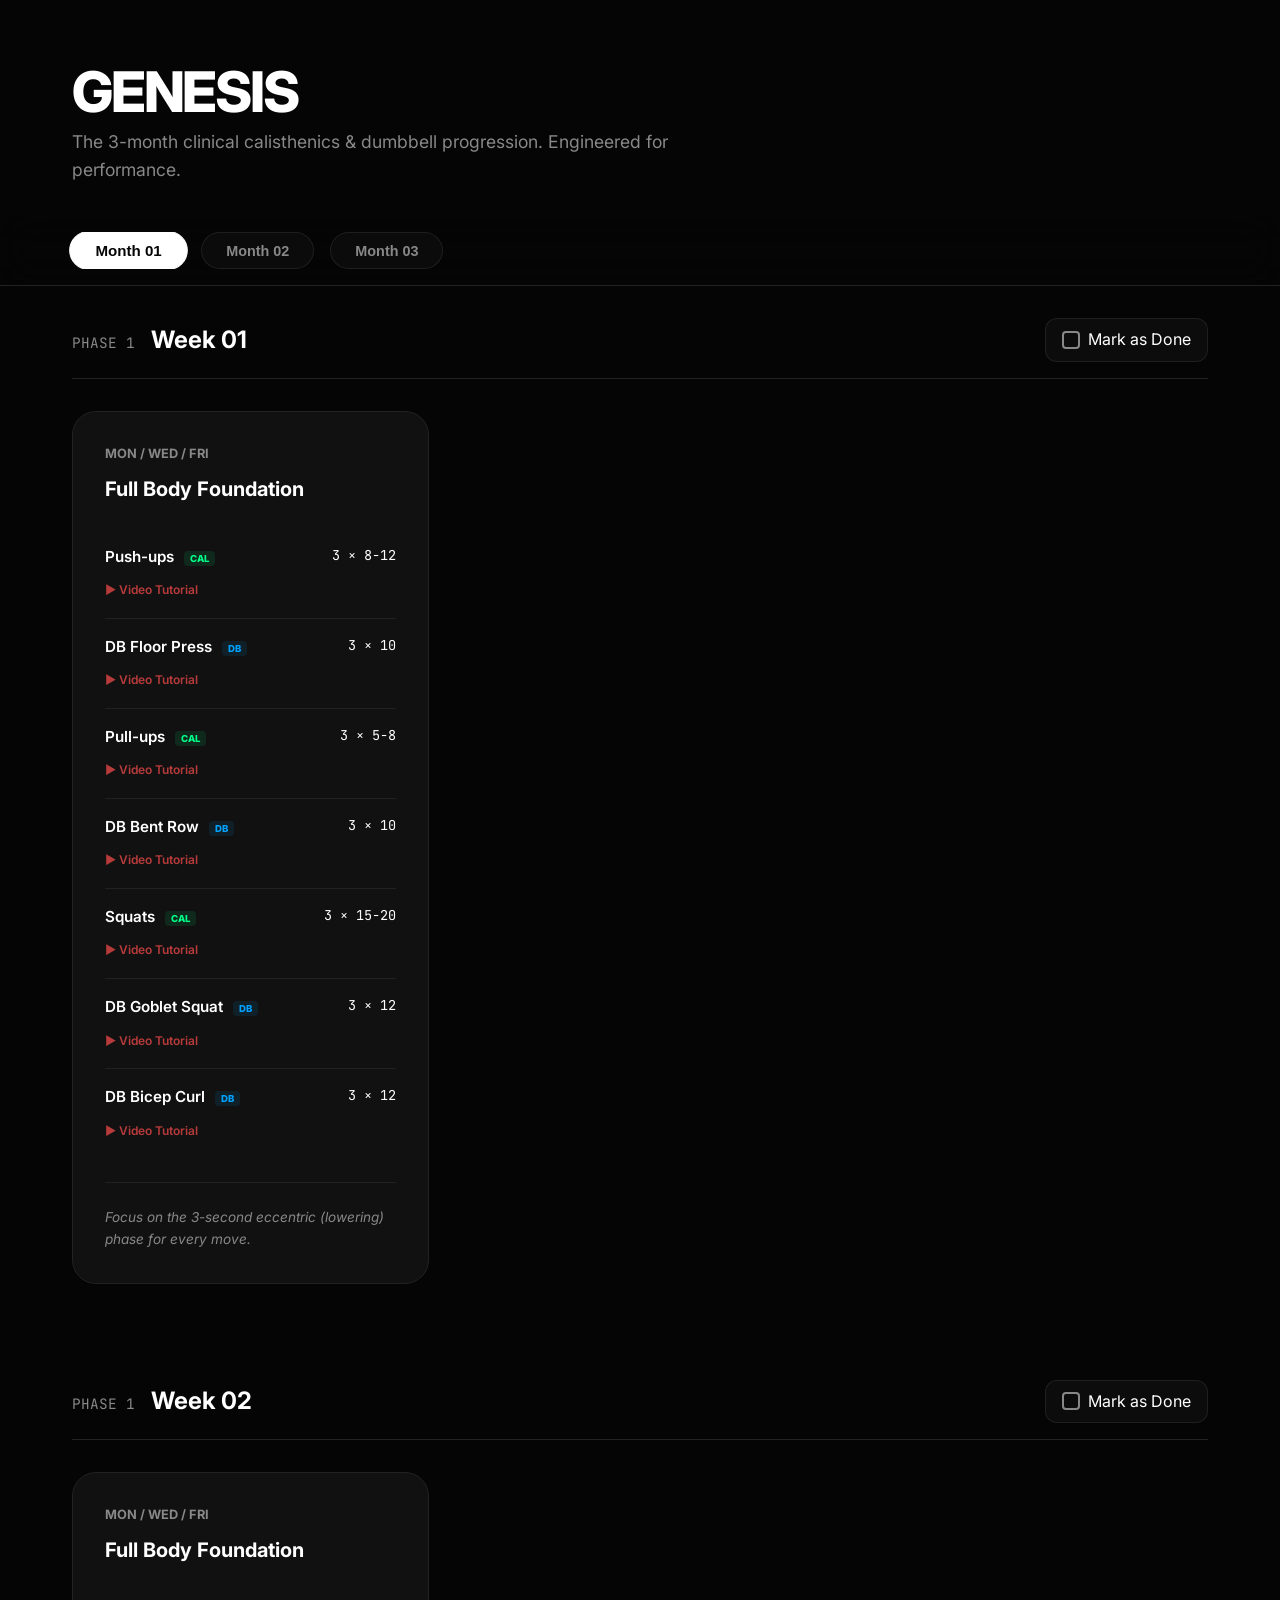
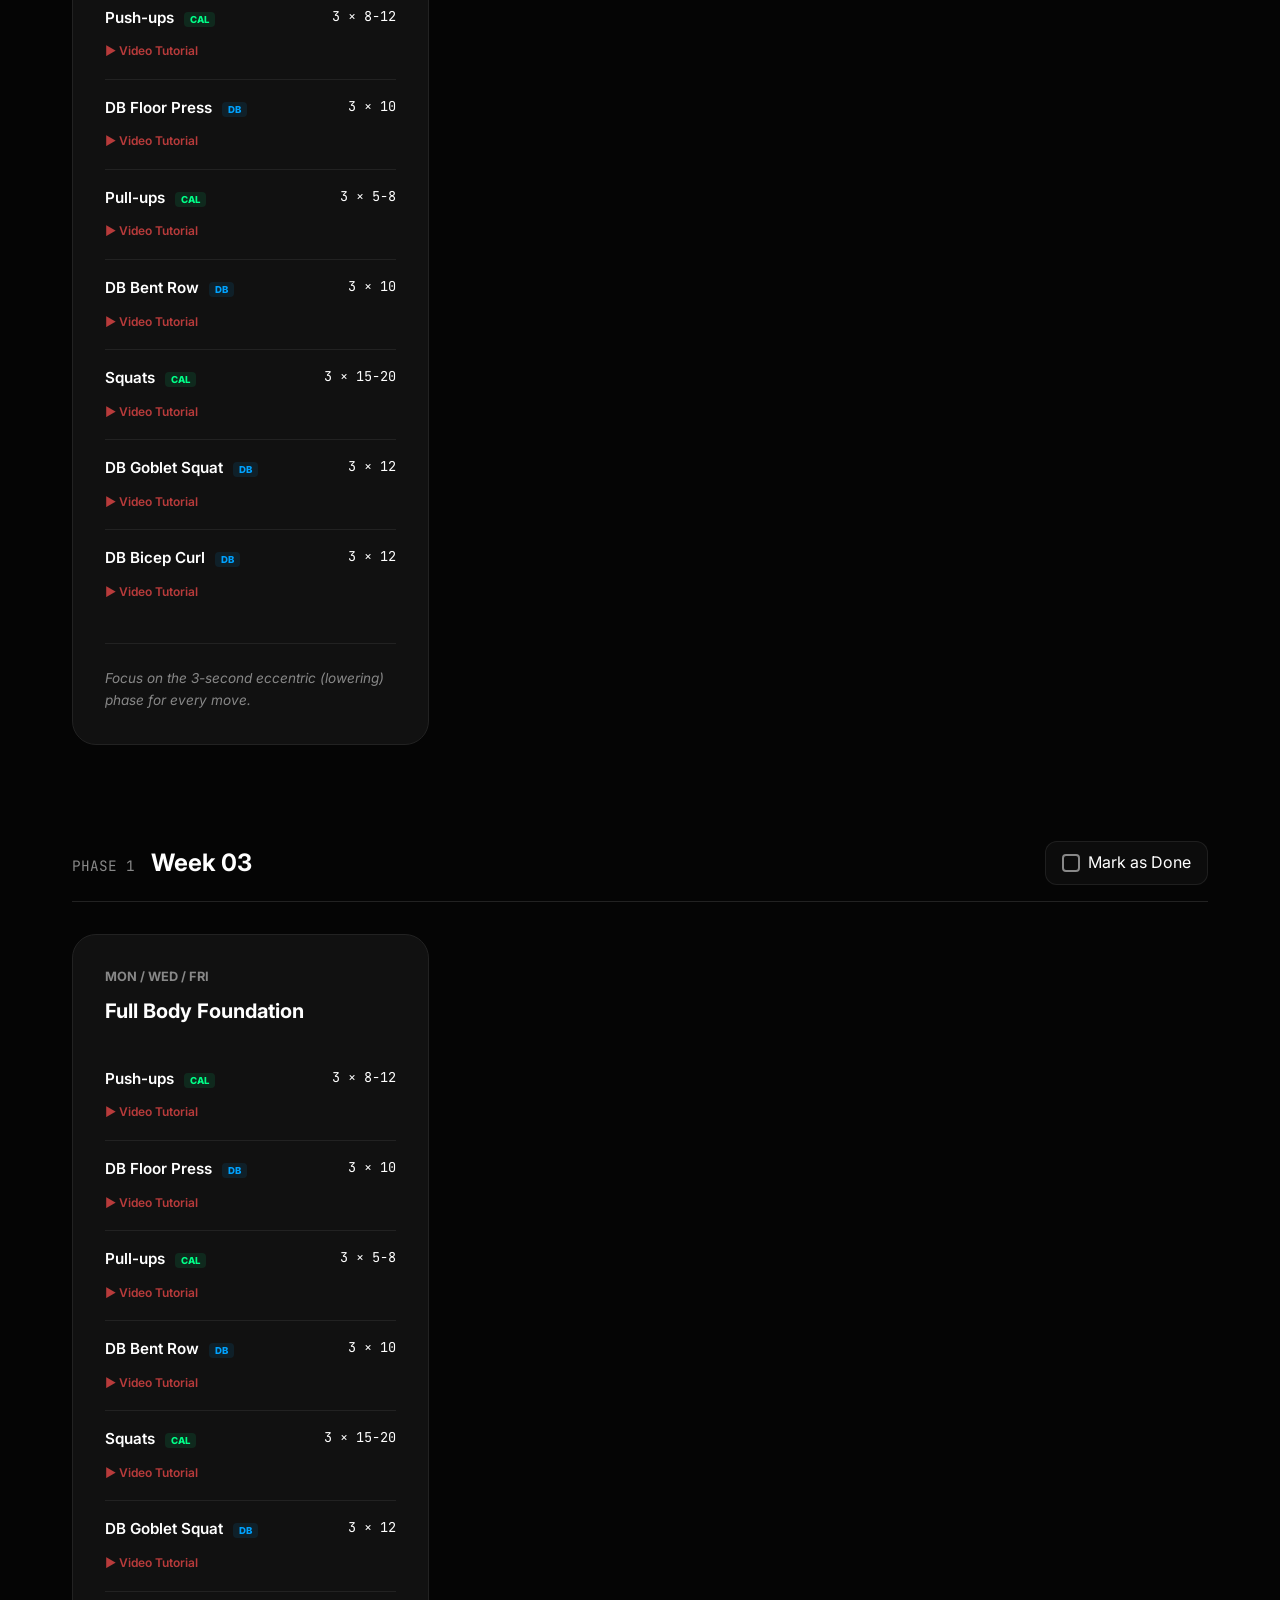
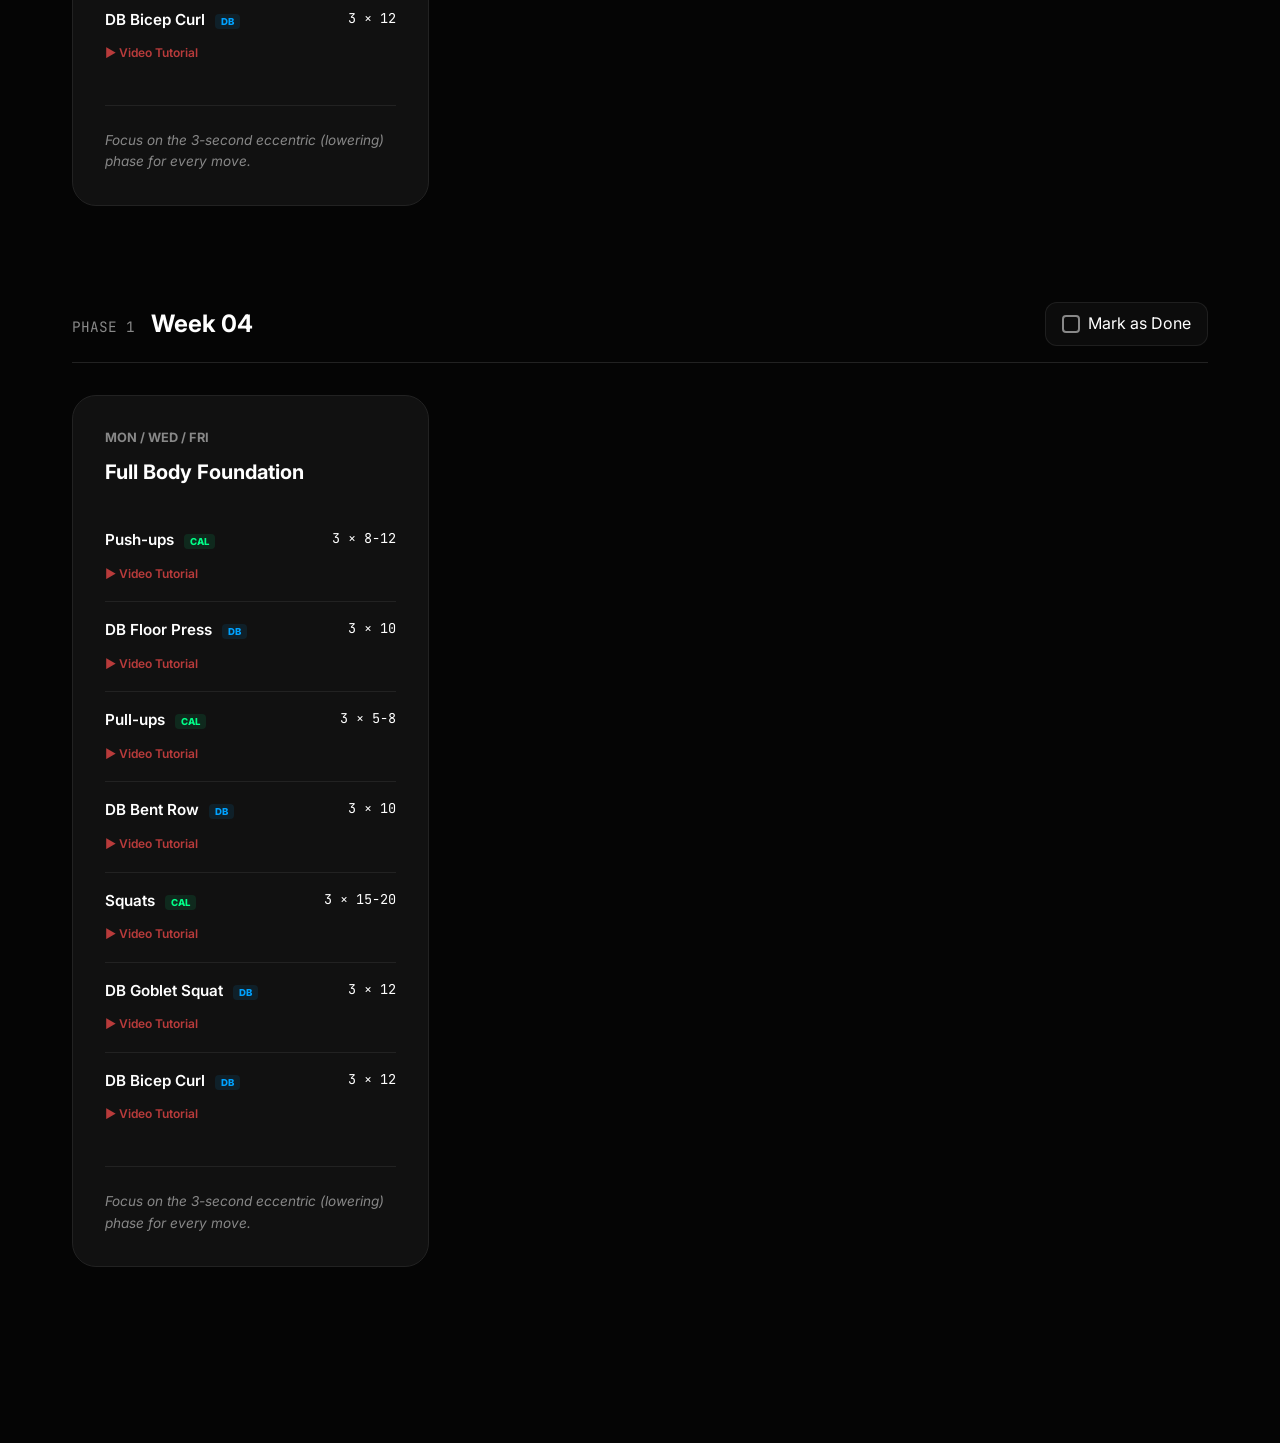
<file: index.html>
<!DOCTYPE html>
<html lang="en">
<head>
    <meta charset="UTF-8">
    <meta name="viewport" content="width=device-width, initial-scale=1.0">
    <title>Genesis | 3-Month Elite Program</title>
    <link rel="preconnect" href="https://fonts.googleapis.com">
    <link rel="preconnect" href="https://fonts.gstatic.com" crossorigin>
    <link href="https://fonts.googleapis.com/css2?family=Inter:wght@300;400;500;600;700;800&family=JetBrains+Mono:wght@500&display=swap" rel="stylesheet">
    <link rel="manifest" href="manifest.json">
    <meta name="theme-color" content="#050505">
    <link rel="icon" href="https://cdn-icons-png.flaticon.com/512/32/32339.png">
    <style>
        :root {
            --bg: #050505;
            --card-bg: #111111;
            --accent: #ffffff;
            --accent-muted: #888888;
            --border: #222222;
            --cal-accent: #00ff88;
            --db-accent: #00a2ff;
            --completed-accent: #00ff88;
            --glass: rgba(255, 255, 255, 0.03);
            --glass-border: rgba(255, 255, 255, 0.08);
        }

        * { box-sizing: border-box; margin: 0; padding: 0; }
        
        body {
            font-family: 'Inter', sans-serif;
            background-color: var(--bg);
            color: var(--accent);
            line-height: 1.6;
            overflow-x: hidden;
            padding-bottom: 5rem;
        }

        /* Hero Section */
        .hero {
            padding: 4rem 2rem 2rem;
            max-width: 1200px;
            margin: 0 auto;
            text-align: left;
        }

        .hero h1 {
            font-size: clamp(2rem, 5vw, 3.5rem);
            font-weight: 800;
            letter-spacing: -0.04em;
            line-height: 1;
            margin-bottom: 0.5rem;
            text-transform: uppercase;
        }

        .hero p {
            color: var(--accent-muted);
            font-size: 1.1rem;
            font-weight: 400;
            max-width: 600px;
        }

        /* Navigation */
        .sticky-nav {
            position: sticky;
            top: 0;
            background: rgba(5, 5, 5, 0.8);
            backdrop-filter: blur(20px);
            z-index: 100;
            border-bottom: 1px solid var(--border);
            padding: 1rem 0;
            margin-bottom: 2rem;
        }

        .nav-container {
            max-width: 1200px;
            margin: 0 auto;
            padding: 0 2rem;
            display: flex;
            gap: 1rem;
            overflow-x: auto;
            scrollbar-width: none;
        }

        .nav-container::-webkit-scrollbar { display: none; }

        .nav-btn {
            background: var(--glass);
            border: 1px solid var(--glass-border);
            color: var(--accent-muted);
            padding: 0.6rem 1.5rem;
            border-radius: 100px;
            font-size: 0.9rem;
            font-weight: 600;
            cursor: pointer;
            white-space: nowrap;
            transition: all 0.3s cubic-bezier(0.4, 0, 0.2, 1);
        }

        .nav-btn.active {
            background: var(--accent);
            color: var(--bg);
            border-color: var(--accent);
            transform: scale(1.05);
        }

        /* Main Content Layout */
        .content-grid {
            max-width: 1200px;
            margin: 0 auto;
            padding: 0 2rem;
        }

        .week-section {
            margin-bottom: 6rem;
            opacity: 0;
            transform: translateY(20px);
            transition: all 0.6s ease-out;
        }

        .week-section.visible {
            opacity: 1;
            transform: translateY(0);
        }

        .week-section.completed {
            opacity: 0.5;
        }

        .week-header {
            display: flex;
            align-items: center;
            justify-content: space-between;
            gap: 1rem;
            margin-bottom: 2rem;
            border-bottom: 1px solid var(--border);
            padding-bottom: 1rem;
        }

        .week-info {
            display: flex;
            align-items: baseline;
            gap: 1rem;
        }

        .week-number {
            font-family: 'JetBrains Mono', monospace;
            font-size: 0.9rem;
            color: var(--accent-muted);
            text-transform: uppercase;
        }

        .week-title {
            font-size: 1.5rem;
            font-weight: 700;
        }

        /* Completion Toggle */
        .completion-toggle {
            display: flex;
            align-items: center;
            gap: 0.5rem;
            cursor: pointer;
            padding: 0.5rem 1rem;
            border-radius: 12px;
            background: var(--glass);
            border: 1px solid var(--glass-border);
            transition: all 0.3s ease;
        }

        .completion-toggle:hover {
            background: rgba(255, 255, 255, 0.08);
        }

        .completion-toggle.active {
            background: rgba(0, 255, 136, 0.1);
            border-color: var(--completed-accent);
            color: var(--completed-accent);
        }

        .checkbox {
            width: 18px;
            height: 18px;
            border: 2px solid var(--accent-muted);
            border-radius: 4px;
            display: flex;
            align-items: center;
            justify-content: center;
            transition: all 0.3s ease;
        }

        .active .checkbox {
            background: var(--completed-accent);
            border-color: var(--completed-accent);
        }

        .checkbox::after {
            content: '✓';
            font-size: 12px;
            color: var(--bg);
            display: none;
        }

        .active .checkbox::after {
            display: block;
        }

        /* Day Cards */
        .day-grid {
            display: grid;
            grid-template-columns: repeat(auto-fill, minmax(350px, 1fr));
            gap: 2rem;
        }

        .day-card {
            background: var(--card-bg);
            border: 1px solid var(--border);
            border-radius: 24px;
            padding: 2rem;
            transition: all 0.4s cubic-bezier(0.4, 0, 0.2, 1);
            display: flex;
            flex-direction: column;
            position: relative;
            overflow: hidden;
        }

        .day-card:hover {
            border-color: #444;
            transform: translateY(-8px);
            box-shadow: 0 20px 40px rgba(0,0,0,0.4);
        }

        .day-label {
            font-size: 0.8rem;
            font-weight: 700;
            color: var(--accent-muted);
            text-transform: uppercase;
            margin-bottom: 0.5rem;
            display: block;
        }

        .day-name {
            font-size: 1.25rem;
            font-weight: 700;
            margin-bottom: 1.5rem;
        }

        /* Exercise Table */
        .exercise-list {
            margin-bottom: 1.5rem;
        }

        .exercise-item {
            display: flex;
            justify-content: space-between;
            align-items: flex-start;
            padding: 1rem 0;
            border-bottom: 1px solid var(--border);
        }

        .exercise-item:last-child { border-bottom: none; }

        .ex-info { flex: 1; }
        .ex-title { font-size: 0.95rem; font-weight: 600; margin-bottom: 0.2rem; }
        .ex-meta { font-size: 0.8rem; color: var(--accent-muted); }
        
        .ex-stats {
            text-align: right;
            font-family: 'JetBrains Mono', monospace;
            font-size: 0.85rem;
            margin-left: 1rem;
        }

        .badge-mini {
            font-size: 0.6rem;
            padding: 2px 6px;
            border-radius: 4px;
            text-transform: uppercase;
            font-weight: 800;
            margin-left: 6px;
        }
        .badge-cal { background: rgba(0, 255, 136, 0.1); color: var(--cal-accent); }
        .badge-db { background: rgba(0, 162, 255, 0.1); color: var(--db-accent); }

        /* Video Link */
        .yt-link {
            display: inline-flex;
            align-items: center;
            gap: 6px;
            font-size: 0.75rem;
            color: #ff4d4d;
            text-decoration: none;
            margin-top: 0.5rem;
            font-weight: 600;
            opacity: 0.7;
            transition: opacity 0.2s;
        }
        .yt-link:hover { opacity: 1; }

        .tip-box {
            margin-top: auto;
            padding-top: 1.5rem;
            border-top: 1px solid var(--border);
            font-size: 0.85rem;
            color: var(--accent-muted);
            font-style: italic;
        }

        @media (max-width: 600px) {
            .hero { padding: 4rem 1.5rem 2rem; }
            .content-grid { padding: 0 1.5rem; }
            .week-section { margin-bottom: 5rem; }
            .day-grid { grid-template-columns: 1fr; gap: 2.5rem; }
            .day-card { padding: 2.5rem 2rem; border-radius: 32px; }
            .week-header { 
                flex-direction: column; 
                align-items: flex-start; 
                gap: 1.5rem; 
                margin-bottom: 2.5rem;
                padding-bottom: 1.5rem;
            }
            .completion-toggle { 
                width: 100%; 
                justify-content: center; 
                padding: 1rem;
                font-size: 1rem;
                border-radius: 16px;
            }
            .nav-container { padding: 0 1.5rem; gap: 0.8rem; }
            .nav-btn { padding: 0.8rem 1.8rem; font-size: 0.95rem; }
            .hero h1 { font-size: 2.8rem; }
            .day-name { font-size: 1.5rem; margin-bottom: 2rem; }
            .exercise-item { padding: 1.25rem 0; }
        }
    </style>
</head>
<body>

<header class="hero">
    <h1>Genesis</h1>
    <p>The 3-month clinical calisthenics & dumbbell progression. Engineered for performance.</p>
</header>

<nav class="sticky-nav">
    <div class="nav-container" id="month-nav">
        <button class="nav-btn active" onclick="showMonth(0)">Month 01</button>
        <button class="nav-btn" onclick="showMonth(1)">Month 02</button>
        <button class="nav-btn" onclick="showMonth(2)">Month 03</button>
    </div>
</nav>

<main class="content-grid" id="main-content">
    <!-- Content will be injected here -->
</main>

<script>
const DB = "db";
const CAL = "cal";
const STORAGE_KEY = "genesis_progress_v2";

const programData = [
    {
        month: 1,
        title: "Foundation Phase",
        weeks: [1, 2, 3, 4],
        days: [
            {
                label: "Mon / Wed / Fri",
                name: "Full Body Foundation",
                exercises: [
                    { name: "Push-ups", sets: "3", reps: "8-12", src: CAL, link: "https://www.youtube.com/watch?v=IODxDxX7oi4" },
                    { name: "DB Floor Press", sets: "3", reps: "10", src: DB, link: "https://www.youtube.com/watch?v=uUGDRwge4F8" },
                    { name: "Pull-ups", sets: "3", reps: "5-8", src: CAL, link: "https://www.youtube.com/watch?v=Y3ntNsIS2Q8" },
                    { name: "DB Bent Row", sets: "3", reps: "10", src: DB, link: "https://www.youtube.com/watch?v=6TSP1TRMUzs" },
                    { name: "Squats", sets: "3", reps: "15-20", src: CAL, link: "https://www.youtube.com/watch?v=xqvCmoLULNY" },
                    { name: "DB Goblet Squat", sets: "3", reps: "12", src: DB, link: "https://www.youtube.com/watch?v=MxEiRCDbMaA" },
                    { name: "DB Bicep Curl", sets: "3", reps: "12", src: DB, link: "https://www.youtube.com/watch?v=ykJmrZ5v0Oo" }
                ],
                tip: "Focus on the 3-second eccentric (lowering) phase for every move."
            }
        ]
    },
    {
        month: 2,
        title: "Hypertrophy Split",
        weeks: [5, 6, 7, 8],
        days: [
            {
                label: "Mon / Thu",
                name: "Upper Body Power",
                exercises: [
                    { name: "Push-ups (Volume)", sets: "4", reps: "12-15", src: CAL, link: "https://www.youtube.com/watch?v=IODxDxX7oi4" },
                    { name: "DB Shoulder Press", sets: "3", reps: "10", src: DB, link: "https://www.youtube.com/watch?v=qEwKCR5JCog" },
                    { name: "Dips", sets: "4", reps: "10-15", src: CAL, link: "https://www.youtube.com/watch?v=l41SoWZiowI" },
                    { name: "Pike Push-ups", sets: "3", reps: "8-12", src: CAL, link: "https://www.youtube.com/watch?v=x7_I5SUAd00" },
                    { name: "DB Lateral Raise", sets: "3", reps: "12", src: DB, link: "https://www.youtube.com/watch?v=3VcKaXpzqRo" }
                ],
                tip: "Add 1 rep to every set compared to last week."
            },
            {
                label: "Tue / Fri",
                name: "Lower Body & Core",
                exercises: [
                    { name: "Bulgarian Split Squat", sets: "4", reps: "10-12", src: DB, link: "https://www.youtube.com/shorts/9p5e2BSvoLs" },
                    { name: "DB Romanian DL", sets: "3", reps: "10", src: DB, link: "https://www.youtube.com/watch?v=JCXUYuzwNrM" },
                    { name: "Glute Bridges", sets: "3", reps: "20", src: CAL, link: "https://www.youtube.com/watch?v=wPM8icPu6H8" },
                    { name: "Hanging Leg Raise", sets: "3", reps: "10", src: CAL, link: "https://www.youtube.com/watch?v=Pr1ieGZ5atk" }
                ],
                tip: "Engage your core before every leg movement."
            }
        ]
    },
    {
        month: 3,
        title: "Advanced Mastery",
        weeks: [9, 10, 11, 12],
        days: [
            {
                label: "Mon / Thu",
                name: "Elite Upper",
                exercises: [
                    { name: "Archer Push-ups", sets: "3", reps: "6-10", src: CAL, link: "https://www.youtube.com/watch?v=MxVbNel13Ek" },
                    { name: "Decline Push-ups", sets: "4", reps: "12-15", src: CAL, link: "https://www.youtube.com/watch?v=SKPab2YC8BE" },
                    { name: "DB Incline Press", sets: "4", reps: "10", src: DB, link: "https://www.youtube.com/watch?v=uUGDRwge4F8" },
                    { name: "Muscle-up Prog.", sets: "3", reps: "5", src: CAL, link: "https://www.youtube.com/watch?v=6v6IsZcvqCA" }
                ],
                tip: "Explosive movement on the way up, 4 seconds on the way down."
            },
            {
                label: "Tue / Fri",
                name: "Elite Lower",
                exercises: [
                    { name: "Pistol Squats", sets: "4", reps: "6-10", src: CAL, link: "https://www.youtube.com/watch?v=tiA23NSUm7A" },
                    { name: "DB Romanian DL", sets: "4", reps: "10", src: DB, link: "https://www.youtube.com/watch?v=JCXUYuzwNrM" },
                    { name: "Windshield Wipers", sets: "3", reps: "10", src: CAL, link: "https://www.youtube.com/watch?v=ygwS-vtkhew" }
                ],
                tip: "Keep your tension throughout the entire range of motion."
            }
        ]
    }
];

let progress = JSON.parse(localStorage.getItem(STORAGE_KEY)) || {};

function saveProgress() {
    localStorage.setItem(STORAGE_KEY, JSON.stringify(progress));
}

function toggleWeek(wkNum) {
    progress[wkNum] = !progress[wkNum];
    saveProgress();
    
    const section = document.querySelector(`[data-week="${wkNum}"]`);
    const toggle = section.querySelector('.completion-toggle');
    
    section.classList.toggle('completed', progress[wkNum]);
    toggle.classList.toggle('active', progress[wkNum]);
    toggle.querySelector('span').innerText = progress[wkNum] ? 'Completed' : 'Mark as Done';
}

function renderMonth(monthIdx) {
    const main = document.getElementById('main-content');
    const data = programData[monthIdx];
    main.innerHTML = '';

    data.weeks.forEach(wkNum => {
        const isCompleted = progress[wkNum] || false;
        const weekSection = document.createElement('section');
        weekSection.className = `week-section ${isCompleted ? 'completed' : ''}`;
        weekSection.setAttribute('data-week', wkNum);
        
        let dayHtml = '';
        data.days.forEach(day => {
            let exHtml = day.exercises.map(ex => `
                <div class="exercise-item">
                    <div class="ex-info">
                        <div class="ex-title">
                            ${ex.name}
                            <span class="badge-mini ${ex.src === CAL ? 'badge-cal' : 'badge-db'}">${ex.src}</span>
                        </div>
                        <a href="${ex.link}" target="_blank" class="yt-link">▶ Video Tutorial</a>
                    </div>
                    <div class="ex-stats">${ex.sets} × ${ex.reps}</div>
                </div>
            `).join('');

            dayHtml += `
                <div class="day-card">
                    <span class="day-label">${day.label}</span>
                    <h3 class="day-name">${day.name}</h3>
                    <div class="exercise-list">${exHtml}</div>
                    <div class="tip-box">${day.tip}</div>
                </div>
            `;
        });

        weekSection.innerHTML = `
            <div class="week-header">
                <div class="week-info">
                    <span class="week-number">Phase ${monthIdx + 1}</span>
                    <h2 class="week-title">Week ${wkNum < 10 ? '0' + wkNum : wkNum}</h2>
                </div>
                <div class="completion-toggle ${isCompleted ? 'active' : ''}" onclick="toggleWeek(${wkNum})">
                    <div class="checkbox"></div>
                    <span>${isCompleted ? 'Completed' : 'Mark as Done'}</span>
                </div>
            </div>
            <div class="day-grid">${dayHtml}</div>
        `;

        main.appendChild(weekSection);
        
        // Intersection Observer for fade-in effect
        setTimeout(() => weekSection.classList.add('visible'), 50);
    });
}

function showMonth(idx) {
    // Update Nav
    document.querySelectorAll('.nav-btn').forEach((btn, i) => {
        btn.classList.toggle('active', i === idx);
    });
    
    // Render
    renderMonth(idx);
    window.scrollTo({ top: 0, behavior: 'smooth' });
}

// Initial Render
renderMonth(0);

// Scroll reveal
const observerOptions = {
    threshold: 0.1
};

const observer = new IntersectionObserver((entries) => {
    entries.forEach(entry => {
        if (entry.isIntersecting) {
            entry.target.classList.add('visible');
        }
    });
}, observerOptions);

document.querySelectorAll('.week-section').forEach(section => observer.observe(section));

if ('serviceWorker' in navigator) {
    window.addEventListener('load', () => {
        navigator.serviceWorker.register('service-worker.js')
            .then(reg => console.log('Service Worker registered'))
            .catch(err => console.error('Service Worker registration failed', err));
    });
}
</script>
</body>
</html>
</file>
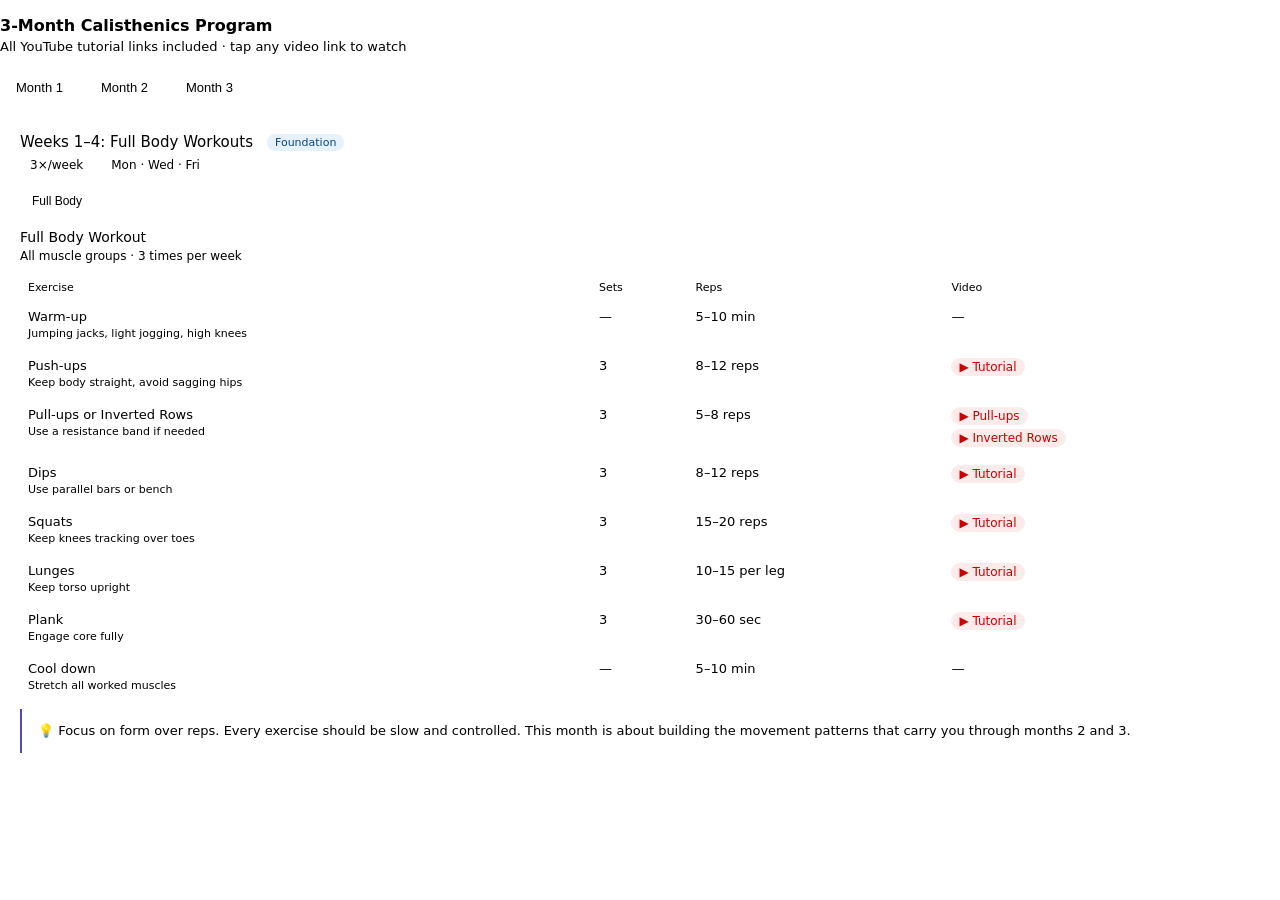
<file: 3_month_calisthenics_program_with_links.html>
<!DOCTYPE html>
<html>
<head>
<style>
* { box-sizing: border-box; margin: 0; padding: 0; }
body { font-family: var(--font-sans, system-ui, sans-serif); padding: 1rem 0; }
h1 { font-size: 16px; font-weight: 600; color: var(--color-text-primary); margin-bottom: 4px; }
.subtitle { font-size: 13px; color: var(--color-text-secondary); margin-bottom: 1.25rem; }
.month-tabs { display: flex; gap: 6px; margin-bottom: 1rem; flex-wrap: wrap; }
.mtab { padding: 6px 16px; border-radius: var(--border-radius-md, 8px); border: 0.5px solid var(--color-border-secondary); font-size: 13px; cursor: pointer; background: transparent; color: var(--color-text-secondary); transition: all 0.15s; }
.mtab.active { background: var(--color-background-secondary); color: var(--color-text-primary); font-weight: 500; border-color: var(--color-border-primary); }
.day-tabs { display: flex; gap: 6px; margin-bottom: 1rem; flex-wrap: wrap; }
.dtab { padding: 5px 12px; border-radius: var(--border-radius-md, 8px); border: 0.5px solid var(--color-border-secondary); font-size: 12px; cursor: pointer; background: transparent; color: var(--color-text-secondary); transition: all 0.15s; }
.dtab.active { background: var(--color-background-secondary); color: var(--color-text-primary); font-weight: 500; }
.card { background: var(--color-background-primary); border: 0.5px solid var(--color-border-tertiary); border-radius: var(--border-radius-lg, 12px); padding: 1rem 1.25rem; margin-bottom: 1rem; }
.card-title { font-size: 14px; font-weight: 500; color: var(--color-text-primary); margin-bottom: 2px; }
.card-sub { font-size: 12px; color: var(--color-text-secondary); margin-bottom: 0.85rem; }
.section-label { font-size: 11px; font-weight: 500; color: var(--color-text-tertiary); text-transform: uppercase; letter-spacing: 0.06em; margin: 0.85rem 0 0.4rem; }
table { width: 100%; border-collapse: collapse; }
th { font-size: 11px; color: var(--color-text-tertiary); text-align: left; padding: 6px 8px; border-bottom: 0.5px solid var(--color-border-secondary); font-weight: 500; }
td { font-size: 13px; color: var(--color-text-primary); padding: 9px 8px; border-bottom: 0.5px solid var(--color-border-tertiary); vertical-align: top; }
tr:last-child td { border-bottom: none; }
.note { font-size: 11px; color: var(--color-text-tertiary); margin-top: 3px; }
a.yt { display: inline-flex; align-items: center; gap: 4px; font-size: 12px; color: #CC0000; text-decoration: none; background: #FCEBEB; padding: 2px 8px; border-radius: 20px; }
a.yt:hover { background: #F7C1C1; }
.badge { display: inline-block; font-size: 11px; padding: 2px 8px; border-radius: 20px; margin-left: 6px; }
.b1 { background: #E6F1FB; color: #0C447C; }
.b2 { background: #EEEDFE; color: #3C3489; }
.b3 { background: #E1F5EE; color: #085041; }
.tip-box { background: var(--color-background-secondary); border-left: 2px solid #534AB7; border-radius: 0 8px 8px 0; padding: 0.75rem 1rem; font-size: 13px; color: var(--color-text-secondary); line-height: 1.6; margin-top: 0.5rem; }
.freq-row { display: flex; gap: 8px; align-items: center; margin-bottom: 0.85rem; flex-wrap: wrap; }
.freq-tag { font-size: 12px; background: var(--color-background-secondary); border: 0.5px solid var(--color-border-secondary); padding: 3px 10px; border-radius: 20px; color: var(--color-text-secondary); }
@media (prefers-color-scheme: dark) {
  a.yt { background: #501313; color: #F7C1C1; }
  a.yt:hover { background: #6B1A1A; }
  .b1 { background: #0C447C; color: #B5D4F4; }
  .b2 { background: #3C3489; color: #CECBF6; }
  .b3 { background: #085041; color: #9FE1CB; }
}
</style>
</head>
<body>

<h1>3-Month Calisthenics Program</h1>
<p class="subtitle">All YouTube tutorial links included · tap any video link to watch</p>

<div class="month-tabs" id="mtabs"></div>
<div id="mcontent"></div>

<script>
const data = {
  months: [
    {
      label: "Month 1",
      badge: "b1",
      badgeText: "Foundation",
      title: "Weeks 1–4: Full Body Workouts",
      freq: ["3×/week", "Mon · Wed · Fri"],
      tip: "Focus on form over reps. Every exercise should be slow and controlled. This month is about building the movement patterns that carry you through months 2 and 3.",
      days: [
        {
          label: "Full Body",
          title: "Full Body Workout",
          sub: "All muscle groups · 3 times per week",
          exercises: [
            { name: "Warm-up", sets: "—", reps: "5–10 min", note: "Jumping jacks, light jogging, high knees", link: null },
            { name: "Push-ups", sets: "3", reps: "8–12 reps", note: "Keep body straight, avoid sagging hips", link: "https://www.youtube.com/watch?v=IODxDxX7oi4", linkText: "Tutorial" },
            { name: "Pull-ups or Inverted Rows", sets: "3", reps: "5–8 reps", note: "Use a resistance band if needed", link: "https://www.youtube.com/watch?v=Y3ntNsIS2Q8", link2: "https://www.youtube.com/watch?v=GdyhjXlxE-U", linkText: "Pull-ups", linkText2: "Inverted Rows" },
            { name: "Dips", sets: "3", reps: "8–12 reps", note: "Use parallel bars or bench", link: "https://www.youtube.com/watch?v=l41SoWZiowI", linkText: "Tutorial" },
            { name: "Squats", sets: "3", reps: "15–20 reps", note: "Keep knees tracking over toes", link: "https://www.youtube.com/watch?v=xqvCmoLULNY", linkText: "Tutorial" },
            { name: "Lunges", sets: "3", reps: "10–15 per leg", note: "Keep torso upright", link: "https://www.youtube.com/watch?v=wrwwXE_x-pQ", linkText: "Tutorial" },
            { name: "Plank", sets: "3", reps: "30–60 sec", note: "Engage core fully", link: "https://www.youtube.com/watch?v=ASdvN_XEl_c", linkText: "Tutorial" },
            { name: "Cool down", sets: "—", reps: "5–10 min", note: "Stretch all worked muscles", link: null },
          ]
        }
      ]
    },
    {
      label: "Month 2",
      badge: "b2",
      badgeText: "Intensity",
      title: "Weeks 5–8: Split Routine + Skill Training",
      freq: ["4×/week", "Mon · Tue · Thu · Fri"],
      tip: "You are now splitting upper and lower body. This lets each muscle group recover better while you train more frequently. Skill training starts here — be patient with handstands and L-sits.",
      days: [
        {
          label: "Upper (Day 1 & 4)",
          title: "Upper Body",
          sub: "Day 1 & 4 · Chest · Back · Shoulders · Arms",
          exercises: [
            { name: "Warm-up", sets: "—", reps: "5–10 min", note: "Jogging, jumping jacks, dynamic stretches", link: null },
            { name: "Push-ups", sets: "4", reps: "10–15 reps", note: "Keep elbows tucked slightly", link: "https://www.youtube.com/watch?v=IODxDxX7oi4", linkText: "The Perfect Push-Up" },
            { name: "Pull-ups or Inverted Rows", sets: "4", reps: "6–10 reps", note: "Use band assistance if needed", link: "https://www.youtube.com/watch?v=Y3ntNsIS2Q8", link2: "https://www.youtube.com/watch?v=GdyhjXlxE-U", linkText: "Pull-ups", linkText2: "Inverted Rows" },
            { name: "Dips", sets: "4", reps: "10–15 reps", note: "Focus on controlled movement", link: "https://www.youtube.com/watch?v=l41SoWZiowI", linkText: "Tutorial" },
            { name: "Pike Push-ups", sets: "3", reps: "8–12 reps", note: "Elevate hips to target shoulders", link: "https://www.youtube.com/watch?v=x7_I5SUAd00", linkText: "Tutorial" },
            { name: "Plank to Push-up", sets: "3", reps: "10–15 reps", note: "Core tight, avoid sagging", link: "https://www.youtube.com/watch?v=56vUOad6Irs", linkText: "Tutorial" },
            { name: "Cool down", sets: "—", reps: "5–10 min", note: "Focus on arms, shoulders, chest", link: null },
          ]
        },
        {
          label: "Lower + Core (Day 2 & 3)",
          title: "Lower Body & Core",
          sub: "Day 2 & 3 · Quads · Hamstrings · Glutes · Abs",
          exercises: [
            { name: "Warm-up", sets: "—", reps: "5–10 min", note: "Dynamic leg swings, light jogging", link: null },
            { name: "Squats", sets: "4", reps: "20–25 reps", note: "Keep knees tracking over toes", link: "https://www.youtube.com/watch?v=xqvCmoLULNY", linkText: "Tutorial" },
            { name: "Lunges", sets: "4", reps: "15–20 per leg", note: "Keep torso upright", link: "https://www.youtube.com/watch?v=wrwwXE_x-pQ", linkText: "Tutorial" },
            { name: "Glute Bridges", sets: "3", reps: "20–25 reps", note: "Squeeze glutes at the top", link: "https://www.youtube.com/watch?v=wPM8icPu6H8", linkText: "Tutorial" },
            { name: "Calf Raises", sets: "3", reps: "20–25 reps", note: "Controlled movement, full range", link: "https://www.youtube.com/watch?v=gwLzBJYoWlI", linkText: "Tutorial" },
            { name: "Hanging Leg Raises", sets: "3", reps: "8–12 reps", note: "Use bar, keep legs straight", link: "https://www.youtube.com/watch?v=Pr1ieGZ5atk", linkText: "Tutorial" },
            { name: "Russian Twists", sets: "3", reps: "20 per side", note: "Keep torso upright, move with control", link: "https://www.youtube.com/watch?v=JyUqwkVpsi8", linkText: "Tutorial" },
            { name: "Cool down", sets: "—", reps: "5–10 min", note: "Stretch hamstrings, glutes, quads", link: null },
          ]
        },
        {
          label: "Skill Training",
          title: "Skill Training",
          sub: "2–3 times per week · after main workout",
          exercises: [
            { name: "Handstand Practice", sets: "3", reps: "20–30 sec", note: "Wall-assisted, progress to freestanding", link: "https://www.youtube.com/watch?v=eFmjckKXEoA", linkText: "Tutorial" },
            { name: "L-Sit Progressions", sets: "3", reps: "10–15 sec", note: "Use parallettes or floor", link: "https://www.youtube.com/watch?v=HxDP7SqggpI", linkText: "Tutorial" },
          ]
        }
      ]
    },
    {
      label: "Month 3",
      badge: "b3",
      badgeText: "Advanced",
      title: "Weeks 9–12: Skill Focus + Advanced Workouts",
      freq: ["4–5×/week"],
      tip: "This is where things get serious. Archer push-ups, pistol squats, windshield wipers, and muscle-up progressions are advanced movements. Be patient — attempting them with poor form will cause injury. Use the tutorials.",
      days: [
        {
          label: "Upper (Day 1 & 4)",
          title: "Upper Body",
          sub: "Day 1 & 4 · Advanced push & pull",
          exercises: [
            { name: "Warm-up", sets: "—", reps: "5–10 min", note: "Jump rope, jogging, dynamic stretches", link: null },
            { name: "Decline Push-ups", sets: "4", reps: "10–15 reps", note: "Feet elevated on bench or box", link: "https://www.youtube.com/watch?v=SKPab2YC8BE", linkText: "Tutorial" },
            { name: "Pull-ups", sets: "4", reps: "8–12 reps", note: "Use band assistance if needed", link: "https://www.youtube.com/watch?v=Y3ntNsIS2Q8", linkText: "Tutorial" },
            { name: "Dips", sets: "4", reps: "10–15 reps", note: "Use parallel bars or bench", link: "https://www.youtube.com/watch?v=l41SoWZiowI", linkText: "Tutorial" },
            { name: "Archer Push-ups", sets: "3", reps: "6–10 per side", note: "Focus on control · elevate hands for easier version", link: "https://www.youtube.com/watch?v=MxVbNel13Ek", linkText: "Tutorial" },
            { name: "Plank to Push-up", sets: "3", reps: "15–20 reps", note: "Keep core tight", link: "https://www.youtube.com/watch?v=56vUOad6Irs", linkText: "Tutorial" },
            { name: "Cool down", sets: "—", reps: "5–10 min", note: "Upper body stretches", link: null },
          ]
        },
        {
          label: "Lower + Core (Day 2 & 3)",
          title: "Lower Body & Core",
          sub: "Day 2 & 3 · Advanced leg & core work",
          exercises: [
            { name: "Warm-up", sets: "—", reps: "5–10 min", note: "Light jogging, dynamic leg swings", link: null },
            { name: "Pistol Squats (Assisted)", sets: "4", reps: "6–10 per leg", note: "Use support for balance", link: "https://www.youtube.com/watch?v=tiA23NSUm7A", linkText: "Tutorial" },
            { name: "Bulgarian Split Squats", sets: "4", reps: "10–15 per leg", note: "Rear foot elevated on bench", link: "https://www.youtube.com/shorts/9p5e2BSvoLs", linkText: "Tutorial" },
            { name: "Single-Leg Glute Bridges", sets: "3", reps: "15–20 per leg", note: "Squeeze glutes at the top", link: "https://www.youtube.com/watch?v=3NXv0Nany-Q", linkText: "Tutorial" },
            { name: "Calf Raises", sets: "3", reps: "25–30 reps", note: "Full range, slow controlled movement", link: "https://www.youtube.com/watch?v=c5Kv6-fnTj8", linkText: "Tutorial" },
            { name: "Hanging Leg Raises", sets: "3", reps: "10–15 reps", note: "Use bar, keep legs straight", link: "https://www.youtube.com/watch?v=EYe6dc_i4L0", linkText: "Tutorial" },
            { name: "Windshield Wipers", sets: "3", reps: "10–15 per side", note: "Keep shoulders down, controlled core", link: "https://www.youtube.com/watch?v=ygwS-vtkhew", linkText: "Tutorial" },
            { name: "Cool down", sets: "—", reps: "5–10 min", note: "Lower body stretches, quads and hamstrings", link: null },
          ]
        },
        {
          label: "Skill Training",
          title: "Skill Training",
          sub: "3–4 times per week · after main workout",
          exercises: [
            { name: "Handstand Practice", sets: "3", reps: "20–30 sec", note: "Wall-assisted to freestanding progression", link: "https://www.youtube.com/watch?v=X9fRDlIeGTU", linkText: "Tutorial" },
            { name: "L-Sit Hold", sets: "3", reps: "10–20 sec", note: "Use parallettes or floor", link: "https://www.youtube.com/watch?v=eywCpp0p7lg", linkText: "Tutorial" },
            { name: "Muscle-Up Progressions", sets: "3", reps: "3–5 reps", note: "Band-assisted or jumping muscle-ups", link: "https://www.youtube.com/watch?v=6v6IsZcvqCA", linkText: "Tutorial" },
          ]
        }
      ]
    }
  ]
};

let activeMonth = 0;
let activeDay = 0;

function renderMonthTabs() {
  document.getElementById('mtabs').innerHTML = data.months.map((m, i) =>
    `<button class="mtab ${i === activeMonth ? 'active' : ''}" onclick="setMonth(${i})">${m.label}</button>`
  ).join('');
}

function renderContent() {
  const m = data.months[activeMonth];
  let html = `
    <div class="card">
      <div style="display:flex;align-items:center;gap:8px;margin-bottom:4px;">
        <span style="font-size:15px;font-weight:500;color:var(--color-text-primary)">${m.title}</span>
        <span class="badge ${m.badge}">${m.badgeText}</span>
      </div>
      <div class="freq-row">
        ${m.freq.map(f => `<span class="freq-tag">${f}</span>`).join('')}
      </div>
      <div class="day-tabs" id="dtabs"></div>
      <div id="dcontent"></div>
      <div class="tip-box">💡 ${m.tip}</div>
    </div>`;
  document.getElementById('mcontent').innerHTML = html;

  document.getElementById('dtabs').innerHTML = m.days.map((d, i) =>
    `<button class="dtab ${i === activeDay ? 'active' : ''}" onclick="setDay(${i})">${d.label}</button>`
  ).join('');

  renderDay();
}

function renderDay() {
  const m = data.months[activeMonth];
  const d = m.days[activeDay];
  let html = `<div style="margin-bottom:4px;font-size:14px;font-weight:500;color:var(--color-text-primary)">${d.title}</div>
    <div style="font-size:12px;color:var(--color-text-secondary);margin-bottom:0.75rem">${d.sub}</div>
    <table>
      <thead><tr><th>Exercise</th><th>Sets</th><th>Reps</th><th>Video</th></tr></thead>
      <tbody>`;

  d.exercises.forEach(e => {
    let videoCell = '—';
    if (e.link && e.link2) {
      videoCell = `<a class="yt" href="${e.link}" target="_blank">▶ ${e.linkText}</a><br><a class="yt" href="${e.link2}" target="_blank" style="margin-top:4px">▶ ${e.linkText2}</a>`;
    } else if (e.link) {
      videoCell = `<a class="yt" href="${e.link}" target="_blank">▶ ${e.linkText}</a>`;
    }
    html += `<tr>
      <td><div>${e.name}</div><div class="note">${e.note}</div></td>
      <td>${e.sets}</td>
      <td>${e.reps}</td>
      <td>${videoCell}</td>
    </tr>`;
  });

  html += `</tbody></table>`;
  document.getElementById('dcontent').innerHTML = html;
}

function setMonth(i) { activeMonth = i; activeDay = 0; renderMonthTabs(); renderContent(); }
function setDay(i) {
  activeDay = i;
  document.querySelectorAll('.dtab').forEach((t, idx) => t.classList.toggle('active', idx === i));
  renderDay();
}

renderMonthTabs();
renderContent();
</script>
</body>
</html>
</file>
